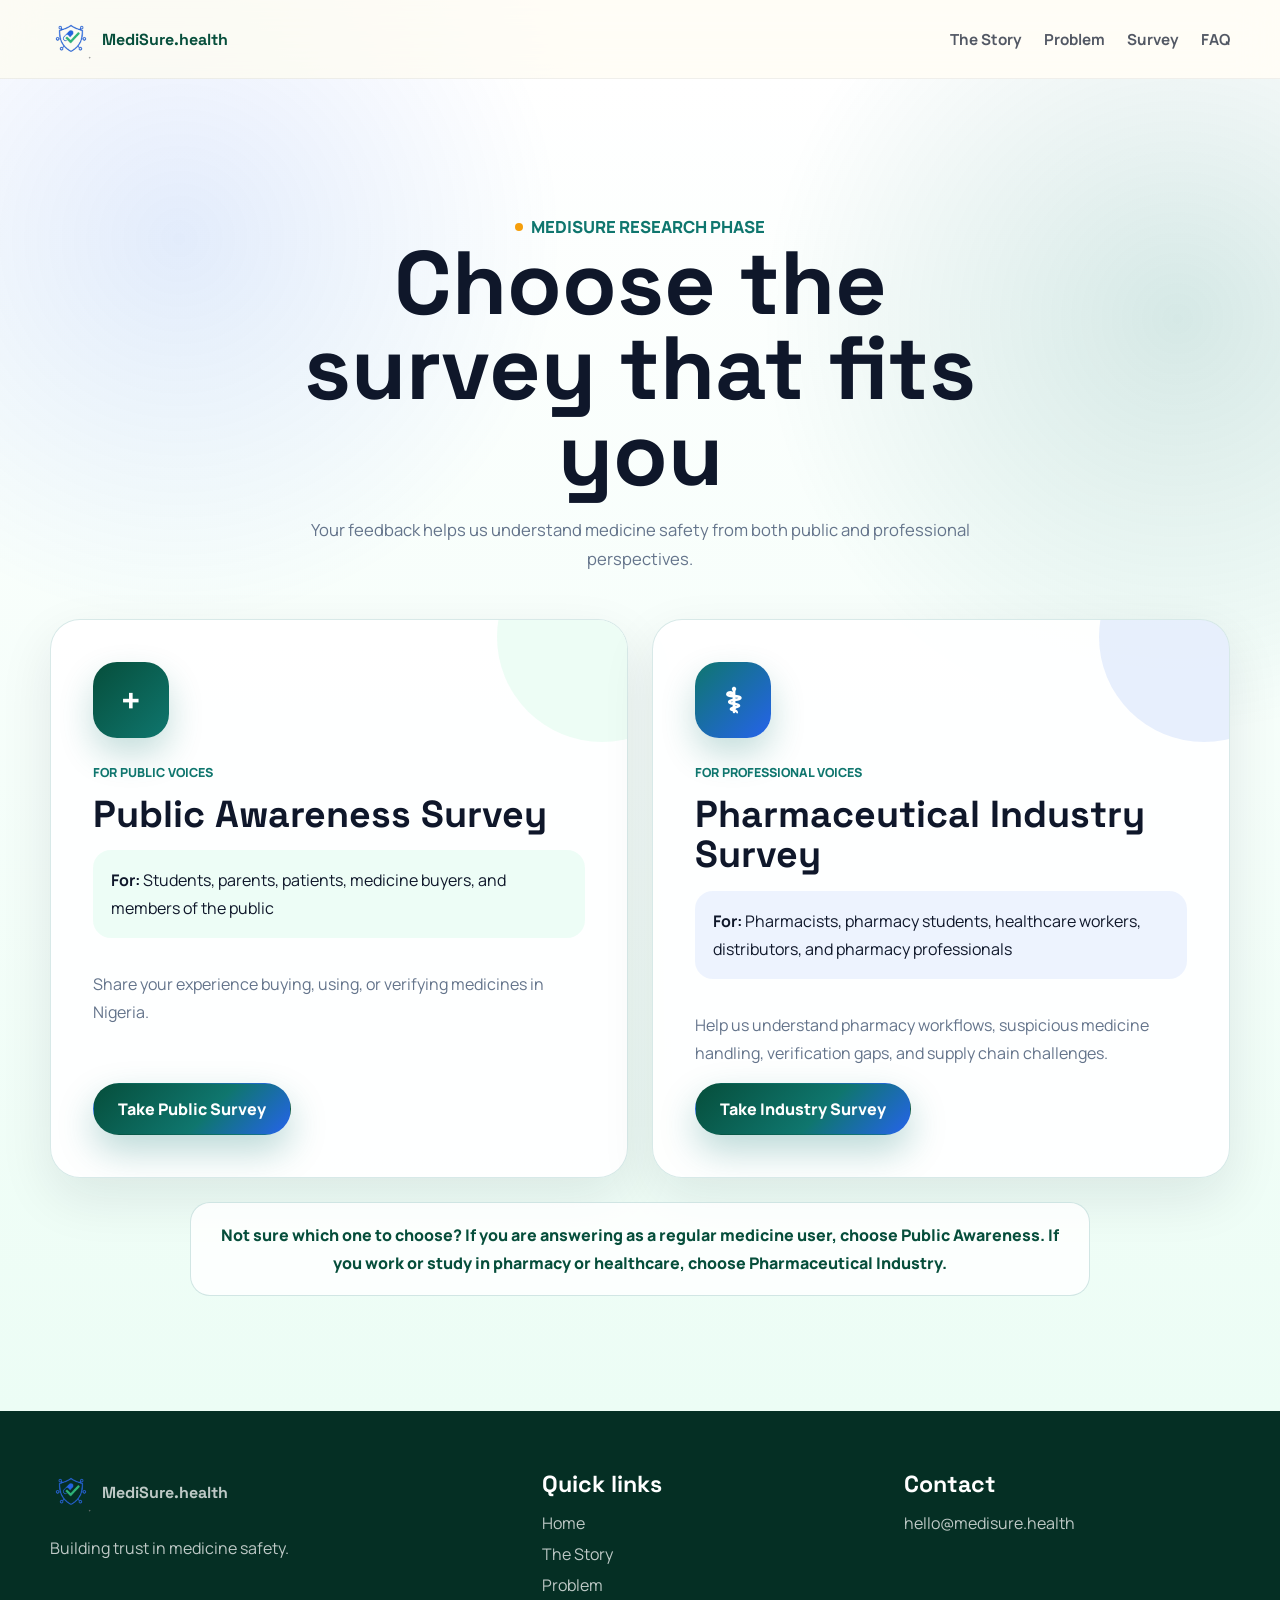
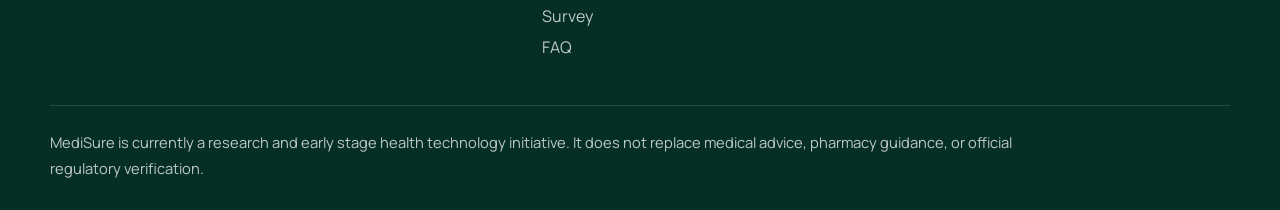
<file: surveys.html>
<!DOCTYPE html>
<html lang="en">
<head>
  <meta charset="UTF-8">
  <meta name="viewport" content="width=device-width, initial-scale=1.0">
  <meta name="description" content="Choose the MediSure survey that fits your public, pharmacy, or healthcare experience.">
  <meta name="theme-color" content="#064E3B">
  <title>MediSure.health | Choose Your Survey</title>
  <link rel="preconnect" href="https://fonts.googleapis.com">
  <link rel="preconnect" href="https://fonts.gstatic.com" crossorigin>
  <link href="https://fonts.googleapis.com/css2?family=Manrope:wght@400;500;600;700;800&family=Space+Grotesk:wght@500;600;700&display=swap" rel="stylesheet">
  <link rel="stylesheet" href="style.css">
  <link rel="icon" href="assets/images/logo.png" type="image/x-icon">
</head>
<body class="survey-page">
  <header class="site-header is-scrolled" id="siteHeader">
    <nav class="navbar" aria-label="Survey navigation">
      <a class="brand" href="index.html#home" aria-label="MediSure.health home">
        <img src="assets/images/logo.png" alt="MediSure.health logo">
        <span>MediSure.health</span>
      </a>
      <div class="nav-menu nav-menu--static">
        <a href="index.html#story">The Story</a>
        <a href="index.html#problem">Problem</a>
        <a href="index.html#surveys">Survey</a>
        <a href="index.html#faq">FAQ</a>
      </div>
    </nav>
  </header>

  <main>
    <section class="surveys section surveys--standalone" id="surveys" aria-labelledby="surveys-title">
      <div class="container">
        <div class="section-heading reveal">
          <p class="eyebrow">MediSure Research Phase</p>
          <h1 id="surveys-title">Choose the survey that fits you</h1>
          <p>Your feedback helps us understand medicine safety from both public and professional perspectives.</p>
        </div>
        <div class="survey-grid">
          <article class="survey-card survey-card--public reveal">
            <div class="survey-card__icon" aria-hidden="true">
              <span>+</span>
            </div>
            <p class="survey-card__label">For public voices</p>
            <h2>Public Awareness Survey</h2>
            <p class="survey-card__for"><strong>For:</strong> Students, parents, patients, medicine buyers, and members of the public</p>
            <p>Share your experience buying, using, or verifying medicines in Nigeria.</p>
            <a class="btn btn--primary public-survey-link" href="https://tally.so/r/xXvZYJ" target="_blank" rel="noopener noreferrer" aria-label="Take the MediSure Public Awareness Survey in a new tab">Take Public Survey</a>
          </article>

          <article class="survey-card survey-card--industry reveal">
            <div class="survey-card__icon" aria-hidden="true">
              <span>⚕</span>
            </div>
            <p class="survey-card__label">For professional voices</p>
            <h2>Pharmaceutical Industry Survey</h2>
            <p class="survey-card__for"><strong>For:</strong> Pharmacists, pharmacy students, healthcare workers, distributors, and pharmacy professionals</p>
            <p>Help us understand pharmacy workflows, suspicious medicine handling, verification gaps, and supply chain challenges.</p>
            <a class="btn btn--primary industry-survey-link" href="https://tally.so/r/xXvXKE" target="_blank" rel="noopener noreferrer" aria-label="Take the MediSure Pharmaceutical Industry Survey in a new tab">Take Industry Survey</a>
          </article>
        </div>
        <p class="survey-guidance reveal">Not sure which one to choose? If you are answering as a regular medicine user, choose Public Awareness. If you work or study in pharmacy or healthcare, choose Pharmaceutical Industry.</p>
      </div>
    </section>
  </main>

  <footer class="footer">
    <div class="container footer__grid">
      <div>
        <a class="brand brand--footer" href="index.html#home">
          <img src="assets/images/logo.png" alt="MediSure.health logo">
          <span>MediSure.health</span>
        </a>
        <p>Building trust in medicine safety.</p>
      </div>
      <div>
        <h3>Quick links</h3>
        <a href="index.html#home">Home</a>
        <a href="index.html#story">The Story</a>
        <a href="index.html#problem">Problem</a>
        <a href="index.html#surveys">Survey</a>
        <a href="index.html#faq">FAQ</a>
      </div>
      <div>
        <h3>Contact</h3>
        <a href="mailto:hello@medisure.health">hello@medisure.health</a>
      </div>
    </div>
    <div class="container footer__bottom">
      <p>MediSure is currently a research and early stage health technology initiative. It does not replace medical advice, pharmacy guidance, or official regulatory verification.</p>
    </div>
  </footer>

  <script src="script.js"></script>
</body>
</html>
</file>
<file: style.css>
:root {
  --green: #064E3B;
  --teal: #0F766E;
  --blue: #2563EB;
  --mint: #ECFDF5;
  --cream: #FFFDF7;
  --text: #0F172A;
  --gray: #64748B;
  --amber: #F59E0B;
  --red: #DC2626;
  --white: #FFFFFF;
  --line: rgba(15, 23, 42, 0.1);
  --shadow: 0 22px 60px rgba(15, 23, 42, 0.12);
  --shadow-soft: 0 14px 36px rgba(6, 78, 59, 0.1);
  --radius: 28px;
  --radius-md: 18px;
  --max: 1180px;
  --section: clamp(72px, 9vw, 124px);
  --ease: 220ms ease;
}

* {
  box-sizing: border-box;
}

html {
  scroll-behavior: smooth;
}

body {
  margin: 0;
  font-family: "Manrope", Arial, sans-serif;
  color: var(--text);
  background:
    radial-gradient(circle at 12% 8%, rgba(15, 118, 110, 0.11), transparent 28rem),
    linear-gradient(180deg, var(--cream), #f8fffc 38%, var(--white));
  overflow-x: hidden;
}

body.menu-open {
  overflow: hidden;
}

img {
  display: block;
  max-width: 100%;
}

a {
  color: inherit;
  text-decoration: none;
}

a:focus-visible,
button:focus-visible {
  outline: 3px solid rgba(37, 99, 235, 0.55);
  outline-offset: 4px;
}

p {
  color: var(--gray);
  line-height: 1.75;
}

h1,
h2,
h3 {
  margin: 0;
  font-family: "Space Grotesk", Arial, sans-serif;
  color: var(--text);
  letter-spacing: 0;
}

h1 {
  font-size: clamp(2.7rem, 7vw, 6.8rem);
  line-height: 0.95;
}

h2 {
  font-size: clamp(2rem, 4.3vw, 4.35rem);
  line-height: 1.04;
}

h3 {
  font-size: clamp(1.15rem, 2vw, 1.45rem);
  line-height: 1.18;
}

.container {
  width: min(calc(100% - 40px), var(--max));
  margin: 0 auto;
}

.section {
  position: relative;
  padding: var(--section) 0;
}

.preloader {
  position: fixed;
  inset: 0;
  z-index: 1000;
  display: grid;
  place-content: center;
  gap: 14px;
  text-align: center;
  color: var(--white);
  background: radial-gradient(circle at center, #0f766e, var(--green) 68%);
  transition: opacity 500ms ease, visibility 500ms ease;
}

.preloader.is-hidden {
  opacity: 0;
  visibility: hidden;
}

.preloader strong {
  font-family: "Space Grotesk", Arial, sans-serif;
  font-size: 1.7rem;
}

.preloader p {
  margin: 0;
  color: rgba(255, 255, 255, 0.78);
}

.preloader__mark {
  width: 74px;
  height: 74px;
  margin: 0 auto;
  display: grid;
  place-items: center;
  border: 1px solid rgba(255, 255, 255, 0.38);
  border-radius: 24px;
  animation: pulseShield 1.4s infinite;
}

.preloader__mark span,
.preloader__mark span::before {
  display: block;
  width: 34px;
  height: 10px;
  border-radius: 999px;
  background: var(--white);
  content: "";
}

.preloader__mark span::before {
  transform: rotate(90deg);
}

.announcement {
  min-height: 44px;
  display: flex;
  align-items: center;
  justify-content: center;
  gap: 10px;
  padding: 8px 20px;
  text-align: center;
  color: var(--white);
  background: var(--green);
}

.announcement p {
  margin: 0;
  color: var(--white);
  font-size: 0.92rem;
}

.announcement__dot {
  width: 9px;
  height: 9px;
  flex: 0 0 auto;
  border-radius: 50%;
  background: var(--amber);
  box-shadow: 0 0 0 0 rgba(245, 158, 11, 0.75);
  animation: ping 1.8s infinite;
}

.site-header {
  position: sticky;
  top: 0;
  z-index: 100;
  background: rgba(255, 253, 247, 0.78);
  backdrop-filter: blur(18px);
  border-bottom: 1px solid rgba(15, 23, 42, 0.06);
  transition: box-shadow var(--ease), background var(--ease);
}

.site-header.is-scrolled {
  background: rgba(255, 255, 255, 0.92);
  box-shadow: 0 12px 30px rgba(15, 23, 42, 0.08);
}

.navbar {
  width: min(calc(100% - 40px), var(--max));
  min-height: 78px;
  margin: 0 auto;
  display: flex;
  align-items: center;
  justify-content: space-between;
  gap: 20px;
}

.brand {
  display: inline-flex;
  align-items: center;
  gap: 10px;
  font-family: "Space Grotesk", Arial, sans-serif;
  font-weight: 700;
  color: var(--green);
}

.brand img {
  width: 42px;
  height: 42px;
  object-fit: contain;
}

.nav-menu {
  display: flex;
  align-items: center;
  gap: 22px;
  font-size: 0.95rem;
  font-weight: 700;
}

.nav-menu a:not(.btn) {
  color: rgba(15, 23, 42, 0.72);
  transition: color var(--ease);
}

.nav-menu a:not(.btn):hover,
.nav-menu a:not(.btn):focus {
  color: var(--teal);
}

.menu-toggle {
  display: none;
  width: 46px;
  height: 46px;
  padding: 0;
  border: 1px solid var(--line);
  border-radius: 14px;
  background: var(--white);
  cursor: pointer;
}

.menu-toggle span {
  display: block;
  width: 20px;
  height: 2px;
  margin: 5px auto;
  border-radius: 999px;
  background: var(--green);
  transition: transform var(--ease), opacity var(--ease);
}

.menu-toggle.is-open span:nth-child(1) {
  transform: translateY(7px) rotate(45deg);
}

.menu-toggle.is-open span:nth-child(2) {
  opacity: 0;
}

.menu-toggle.is-open span:nth-child(3) {
  transform: translateY(-7px) rotate(-45deg);
}

.btn {
  position: relative;
  isolation: isolate;
  display: inline-flex;
  align-items: center;
  justify-content: center;
  min-height: 52px;
  padding: 0 24px;
  overflow: hidden;
  border-radius: 999px;
  border: 1px solid transparent;
  font-weight: 800;
  transition: transform var(--ease), box-shadow var(--ease), border-color var(--ease);
}

.btn::after {
  position: absolute;
  inset: 0 auto 0 -80%;
  z-index: -1;
  width: 48%;
  content: "";
  background: linear-gradient(90deg, transparent, rgba(255, 255, 255, 0.38), transparent);
  transform: skewX(-18deg);
  transition: left 600ms ease;
}

.btn:hover {
  transform: translateY(-2px);
}

.btn:hover::after {
  left: 120%;
}

.btn--primary {
  color: var(--white);
  background: linear-gradient(135deg, var(--green), var(--teal) 58%, var(--blue));
  box-shadow: 0 16px 36px rgba(15, 118, 110, 0.28);
}

.btn--secondary {
  color: var(--green);
  background: rgba(255, 255, 255, 0.82);
  border-color: rgba(15, 118, 110, 0.18);
}

.btn--small {
  min-height: 42px;
  padding: 0 18px;
}

.btn--glow {
  animation: glowPulse 2.6s infinite;
}

.eyebrow {
  display: inline-flex;
  align-items: center;
  gap: 8px;
  margin: 0 0 16px;
  color: var(--teal);
  font-weight: 800;
  text-transform: uppercase;
  font-size: 0.78rem;
}

.eyebrow::before {
  width: 8px;
  height: 8px;
  border-radius: 50%;
  background: var(--amber);
  content: "";
}

.hero {
  min-height: calc(100vh - 122px);
  display: flex;
  align-items: center;
  overflow: hidden;
}

.hero__grid {
  display: grid;
  grid-template-columns: minmax(0, 1.04fr) minmax(360px, 0.96fr);
  align-items: center;
  gap: clamp(34px, 6vw, 78px);
}

.hero__lead {
  max-width: 680px;
  margin: 24px 0 0;
  font-size: clamp(1.02rem, 1.7vw, 1.2rem);
}

.hero__actions {
  display: flex;
  flex-wrap: wrap;
  gap: 14px;
  margin-top: 34px;
}

.scroll-cue {
  display: inline-flex;
  align-items: center;
  gap: 10px;
  margin-top: 46px;
  color: var(--gray);
  font-size: 0.92rem;
  font-weight: 800;
}

.scroll-cue span {
  width: 24px;
  height: 38px;
  border: 2px solid rgba(6, 78, 59, 0.25);
  border-radius: 999px;
  position: relative;
}

.scroll-cue span::after {
  position: absolute;
  top: 8px;
  left: 50%;
  width: 5px;
  height: 5px;
  border-radius: 50%;
  background: var(--teal);
  content: "";
  transform: translateX(-50%);
  animation: scrollDot 1.6s infinite;
}

.hero__visual {
  position: relative;
  animation: imageFloat 6s ease-in-out infinite;
}

.hero__visual img {
  width: 100%;
  aspect-ratio: 4 / 5;
  object-fit: cover;
  border-radius: 36px;
  box-shadow: var(--shadow);
}

.hero__visual::before {
  position: absolute;
  inset: 11% -7% -7% 18%;
  z-index: -1;
  border-radius: 36px;
  background: linear-gradient(135deg, rgba(15, 118, 110, 0.2), rgba(37, 99, 235, 0.18));
  content: "";
}

.float-card {
  position: absolute;
  max-width: 190px;
  padding: 12px 16px;
  border: 1px solid rgba(255, 255, 255, 0.72);
  border-radius: 18px;
  background: rgba(255, 255, 255, 0.86);
  box-shadow: var(--shadow-soft);
  backdrop-filter: blur(14px);
  color: var(--green);
  font-size: 0.88rem;
  font-weight: 800;
  animation: miniFloat 5s ease-in-out infinite;
}

.float-card--one { top: 9%; left: -7%; }
.float-card--two { top: 30%; right: -10%; animation-delay: 700ms; }
.float-card--three { bottom: 21%; left: -8%; animation-delay: 1200ms; }
.float-card--four { right: 5%; bottom: -3%; animation-delay: 1700ms; }

.shape {
  position: absolute;
  pointer-events: none;
  border-radius: 999px;
  filter: blur(2px);
  opacity: 0.55;
}

.shape--one {
  width: 230px;
  height: 230px;
  top: 7%;
  right: 3%;
  background: rgba(236, 253, 245, 0.8);
}

.shape--two {
  width: 160px;
  height: 160px;
  left: 4%;
  bottom: 6%;
  border: 28px solid rgba(245, 158, 11, 0.13);
}

.section-heading {
  max-width: 760px;
  margin: 0 auto 46px;
  text-align: center;
}

.section-heading--wide {
  max-width: 980px;
}

.section-heading p {
  margin: 18px auto 0;
  font-size: 1.04rem;
}

.story-grid,
.problem-grid,
.respond-grid,
.public-grid,
.stats-grid {
  display: grid;
  gap: 22px;
}

.story-grid {
  grid-template-columns: repeat(4, 1fr);
}

.story-card,
.problem-card,
.voice-card,
.mini-card,
.feature-card,
.stat-card {
  border: 1px solid var(--line);
  background: rgba(255, 255, 255, 0.78);
  box-shadow: 0 10px 28px rgba(15, 23, 42, 0.06);
  transition: transform var(--ease), box-shadow var(--ease), border-color var(--ease), background var(--ease);
}

.story-card {
  min-height: 100%;
  padding: 16px;
  border-radius: var(--radius);
}

.story-card:hover,
.problem-card:hover,
.voice-card:hover,
.mini-card:hover,
.feature-card:hover {
  transform: translateY(-8px);
  border-color: rgba(15, 118, 110, 0.28);
  box-shadow: 0 22px 52px rgba(15, 118, 110, 0.14);
}

.story-card img {
  width: 100%;
  aspect-ratio: 1 / 0.78;
  object-fit: cover;
  border-radius: 20px;
  margin-bottom: 18px;
}

.story-card span {
  color: var(--amber);
  font-weight: 900;
}

.story-card h3 {
  margin-top: 8px;
}

.story-card p {
  margin-bottom: 0;
  font-size: 0.95rem;
}

.problem {
  background: linear-gradient(180deg, rgba(236, 253, 245, 0.72), rgba(255, 255, 255, 0.64));
}

.problem-grid {
  grid-template-columns: repeat(4, 1fr);
}

.problem-card,
.mini-card,
.stat-card {
  padding: 28px;
  border-radius: var(--radius);
}

.icon {
  width: 48px;
  height: 48px;
  display: grid;
  place-items: center;
  margin-bottom: 22px;
  border-radius: 16px;
  color: var(--white);
  background: var(--green);
  font-weight: 900;
  transition: background var(--ease), transform var(--ease);
}

.problem-card:hover .icon {
  background: var(--blue);
  transform: rotate(-5deg) scale(1.06);
}

.split {
  display: grid;
  grid-template-columns: 0.92fr 1.08fr;
  gap: clamp(30px, 6vw, 82px);
  align-items: center;
}

.split__image {
  position: relative;
}

.split__image::after {
  position: absolute;
  inset: -18px 22px 22px -18px;
  z-index: -1;
  border-radius: 34px;
  background: var(--mint);
  content: "";
}

.split__image img {
  width: 100%;
  aspect-ratio: 4 / 4.6;
  object-fit: cover;
  border-radius: 32px;
  box-shadow: var(--shadow);
}

.split__content p {
  font-size: 1.04rem;
}

.check-list,
.voice-card ul {
  display: grid;
  grid-template-columns: repeat(2, minmax(0, 1fr));
  gap: 12px;
  padding: 0;
  margin: 28px 0;
  list-style: none;
}

.check-list li,
.voice-card li {
  position: relative;
  padding-left: 28px;
  color: var(--text);
  font-weight: 700;
}

.check-list li::before,
.voice-card li::before {
  position: absolute;
  top: 2px;
  left: 0;
  width: 18px;
  height: 18px;
  display: grid;
  place-items: center;
  border-radius: 50%;
  color: var(--white);
  background: var(--teal);
  content: "✓";
  font-size: 0.72rem;
}

.journey {
  overflow: hidden;
}

.timeline {
  position: relative;
  display: grid;
  grid-template-columns: repeat(5, 1fr);
  gap: 20px;
  padding-top: 70px;
}

.timeline__line {
  position: absolute;
  top: 32px;
  left: 8%;
  right: 8%;
  height: 4px;
  overflow: hidden;
  border-radius: 999px;
  background: rgba(15, 118, 110, 0.12);
}

.timeline__line span {
  display: block;
  width: 0%;
  height: 100%;
  border-radius: inherit;
  background: linear-gradient(90deg, var(--teal), var(--blue));
}

.timeline-item {
  position: relative;
  padding: 28px 22px;
  border-radius: 24px;
  background: var(--white);
  border: 1px solid var(--line);
  box-shadow: var(--shadow-soft);
}

.timeline-item span {
  position: absolute;
  top: -55px;
  left: 50%;
  width: 46px;
  height: 46px;
  display: grid;
  place-items: center;
  border-radius: 50%;
  color: var(--white);
  background: var(--green);
  box-shadow: 0 0 0 10px var(--mint);
  font-weight: 900;
  transform: translateX(-50%);
}

.respond-grid {
  grid-template-columns: repeat(2, 1fr);
}

.voice-card {
  padding: 34px;
  border-radius: var(--radius);
}

.voice-card ul {
  margin-bottom: 0;
}

.center-cta {
  max-width: 720px;
  margin: 34px auto 0;
  padding: 30px;
  text-align: center;
  border: 1px solid rgba(15, 118, 110, 0.18);
  border-radius: var(--radius);
  background: linear-gradient(135deg, rgba(236, 253, 245, 0.9), rgba(255, 255, 255, 0.9));
}

.center-cta p {
  margin-top: 0;
  color: var(--green);
  font-weight: 900;
}

.surveys {
  overflow: hidden;
  background:
    radial-gradient(circle at 14% 12%, rgba(37, 99, 235, 0.12), transparent 24rem),
    radial-gradient(circle at 92% 18%, rgba(15, 118, 110, 0.16), transparent 26rem),
    linear-gradient(180deg, #ffffff, var(--mint));
}

.survey-grid {
  display: grid;
  grid-template-columns: repeat(2, minmax(0, 1fr));
  gap: 24px;
}

.survey-card {
  position: relative;
  min-height: 100%;
  display: flex;
  flex-direction: column;
  align-items: flex-start;
  padding: clamp(26px, 4vw, 42px);
  overflow: hidden;
  border: 1px solid rgba(15, 118, 110, 0.16);
  border-radius: 30px;
  background: rgba(255, 255, 255, 0.9);
  box-shadow: 0 20px 54px rgba(15, 23, 42, 0.09);
  transition: transform var(--ease), box-shadow var(--ease), border-color var(--ease);
}

.survey-card::before {
  position: absolute;
  width: 210px;
  height: 210px;
  right: -80px;
  top: -88px;
  border-radius: 50%;
  background: rgba(236, 253, 245, 0.92);
  content: "";
  transition: transform var(--ease), background var(--ease);
}

.survey-card--industry::before {
  background: rgba(37, 99, 235, 0.1);
}

.survey-card:hover {
  transform: translateY(-9px);
  border-color: rgba(37, 99, 235, 0.26);
  box-shadow: 0 28px 70px rgba(6, 78, 59, 0.15);
}

.survey-card:hover::before {
  transform: scale(1.16);
}

.survey-card__icon {
  position: relative;
  z-index: 1;
  width: 76px;
  height: 76px;
  display: grid;
  place-items: center;
  margin-bottom: 24px;
  border-radius: 24px;
  color: var(--white);
  background: linear-gradient(135deg, var(--green), var(--teal));
  box-shadow: 0 16px 34px rgba(15, 118, 110, 0.24);
}

.survey-card--industry .survey-card__icon {
  background: linear-gradient(135deg, var(--teal), var(--blue));
}

.survey-card__icon span {
  font-size: 2.15rem;
  font-weight: 900;
  line-height: 1;
}

.survey-card__label {
  margin: 0 0 10px;
  color: var(--teal);
  font-size: 0.78rem;
  font-weight: 900;
  text-transform: uppercase;
}

.survey-card h2,
.survey-card h3 {
  font-size: clamp(1.6rem, 3vw, 2.35rem);
}

.survey-card h2 {
  line-height: 1.08;
}

.survey-card p {
  position: relative;
  z-index: 1;
}

.survey-card__for {
  padding: 16px 18px;
  border-radius: 18px;
  color: var(--text);
  background: rgba(236, 253, 245, 0.9);
}

.survey-card--industry .survey-card__for {
  background: rgba(37, 99, 235, 0.08);
}

.survey-card .btn {
  margin-top: auto;
}

.survey-guidance {
  max-width: 900px;
  margin: 24px auto 0;
  padding: 18px 22px;
  border: 1px solid rgba(15, 118, 110, 0.18);
  border-radius: 20px;
  text-align: center;
  color: var(--green);
  background: rgba(255, 255, 255, 0.82);
  font-weight: 800;
}

.surveys--standalone {
  min-height: 72vh;
  display: flex;
  align-items: center;
}

.public-first {
  background: var(--cream);
}

.public-grid {
  grid-template-columns: repeat(3, 1fr);
}

.note-box {
  margin-top: 24px;
  padding: 24px;
  border-left: 5px solid var(--amber);
  border-radius: 18px;
  color: #4a3410;
  background: rgba(245, 158, 11, 0.12);
  line-height: 1.7;
}

.feature-grid {
  display: grid;
  grid-template-columns: repeat(5, 1fr);
  gap: 18px;
}

.feature-card {
  min-height: 150px;
  display: flex;
  flex-direction: column;
  justify-content: space-between;
  padding: 22px;
  border-radius: 24px;
}

.feature-card span {
  align-self: flex-start;
  padding: 5px 10px;
  border-radius: 999px;
  color: var(--blue);
  background: rgba(37, 99, 235, 0.1);
  font-size: 0.72rem;
  font-weight: 900;
  text-transform: uppercase;
}

.stats {
  background:
    linear-gradient(135deg, rgba(6, 78, 59, 0.95), rgba(15, 118, 110, 0.92)),
    url("https://images.unsplash.com/photo-1538108149393-fbbd81895907?auto=format&fit=crop&w=1600&q=80") center/cover fixed;
}

.stats .eyebrow,
.stats h2,
.stats p {
  color: var(--white);
}

.stats-grid {
  grid-template-columns: repeat(4, 1fr);
}

.stat-card {
  text-align: center;
  background: rgba(255, 255, 255, 0.12);
  border-color: rgba(255, 255, 255, 0.18);
  backdrop-filter: blur(16px);
}

.stat-card strong {
  display: block;
  color: var(--white);
  font-family: "Space Grotesk", Arial, sans-serif;
  font-size: clamp(2.4rem, 5vw, 4.4rem);
}

.stat-card p {
  margin-bottom: 0;
}

.main-cta {
  background:
    radial-gradient(circle at 80% 0%, rgba(37, 99, 235, 0.16), transparent 32rem),
    var(--mint);
}

.cta-panel {
  max-width: 920px;
  padding: clamp(34px, 6vw, 72px);
  text-align: center;
  border: 1px solid rgba(15, 118, 110, 0.16);
  border-radius: 36px;
  background: rgba(255, 255, 255, 0.78);
  box-shadow: var(--shadow);
}

.cta-panel img {
  width: 64px;
  height: 64px;
  margin: 0 auto 20px;
  object-fit: contain;
}

.cta-panel p {
  max-width: 700px;
  margin: 20px auto 30px;
  font-size: 1.08rem;
}

.cta-panel small {
  display: block;
  margin-top: 18px;
  color: var(--gray);
  font-weight: 700;
}

.accordion {
  max-width: 920px;
  margin: 0 auto;
}

.faq-item {
  margin-bottom: 14px;
  overflow: hidden;
  border: 1px solid var(--line);
  border-radius: 18px;
  background: var(--white);
}

.faq-item button {
  width: 100%;
  display: flex;
  align-items: center;
  justify-content: space-between;
  gap: 20px;
  padding: 22px 24px;
  border: 0;
  text-align: left;
  color: var(--text);
  background: transparent;
  cursor: pointer;
  font: 800 1rem "Manrope", Arial, sans-serif;
}

.faq-item button::after {
  width: 32px;
  height: 32px;
  flex: 0 0 auto;
  display: grid;
  place-items: center;
  border-radius: 50%;
  color: var(--green);
  background: var(--mint);
  content: "+";
  font-size: 1.4rem;
  line-height: 1;
}

.faq-item button[aria-expanded="true"]::after {
  content: "−";
}

.faq-panel {
  max-height: 0;
  overflow: hidden;
  transition: max-height 260ms ease;
}

.faq-panel p {
  margin: 0;
  padding: 0 24px 24px;
}

.footer {
  padding: 60px 0 28px;
  color: rgba(255, 255, 255, 0.8);
  background: #052f24;
}

.footer__grid {
  display: grid;
  grid-template-columns: 1.4fr 1fr 1fr;
  gap: 36px;
}

.footer p,
.footer a {
  color: rgba(255, 255, 255, 0.74);
}

.footer a:hover {
  color: var(--white);
}

.footer h3 {
  margin-bottom: 14px;
  color: var(--white);
}

.footer__grid > div:not(:first-child) a {
  display: block;
  margin: 9px 0;
}

.brand--footer {
  color: var(--white);
}

.socials {
  display: flex;
  flex-wrap: wrap;
  gap: 14px;
  margin-top: 18px;
}

.footer__bottom {
  margin-top: 38px;
  padding-top: 24px;
  border-top: 1px solid rgba(255, 255, 255, 0.12);
}

.footer__bottom p {
  max-width: 980px;
  margin: 0;
  font-size: 0.92rem;
}

.reveal {
  opacity: 0;
  transform: translateY(28px);
  transition: opacity 700ms ease, transform 700ms ease;
}

.reveal.is-visible {
  opacity: 1;
  transform: translateY(0);
}

.story-card:nth-child(2),
.problem-card:nth-child(2),
.timeline-item:nth-of-type(2) { transition-delay: 90ms; }
.story-card:nth-child(3),
.problem-card:nth-child(3),
.timeline-item:nth-of-type(3) { transition-delay: 170ms; }
.story-card:nth-child(4),
.problem-card:nth-child(4),
.timeline-item:nth-of-type(4) { transition-delay: 250ms; }
.timeline-item:nth-of-type(5) { transition-delay: 330ms; }

@keyframes pulseShield {
  0%, 100% { transform: scale(1); box-shadow: 0 0 0 0 rgba(255, 255, 255, 0.24); }
  50% { transform: scale(1.05); box-shadow: 0 0 0 18px rgba(255, 255, 255, 0); }
}

@keyframes ping {
  70%, 100% { box-shadow: 0 0 0 12px rgba(245, 158, 11, 0); }
}

@keyframes imageFloat {
  0%, 100% { transform: translateY(0); }
  50% { transform: translateY(-14px); }
}

@keyframes miniFloat {
  0%, 100% { transform: translateY(0) rotate(0deg); }
  50% { transform: translateY(-12px) rotate(1.5deg); }
}

@keyframes scrollDot {
  0% { opacity: 0; transform: translate(-50%, 0); }
  45% { opacity: 1; }
  100% { opacity: 0; transform: translate(-50%, 14px); }
}

@keyframes glowPulse {
  0%, 100% { box-shadow: 0 16px 36px rgba(15, 118, 110, 0.28); }
  50% { box-shadow: 0 20px 56px rgba(37, 99, 235, 0.34); }
}

@media (max-width: 1024px) {
  .hero__grid,
  .split {
    grid-template-columns: 1fr;
  }

  .hero {
    min-height: auto;
  }

  .hero__visual {
    max-width: 620px;
    margin: 0 auto;
  }

  .story-grid,
  .problem-grid,
  .feature-grid {
    grid-template-columns: repeat(2, 1fr);
  }

  .timeline {
    grid-template-columns: 1fr;
    max-width: 760px;
    margin: 0 auto;
    padding: 0 0 0 56px;
  }

  .timeline__line {
    top: 0;
    right: auto;
    bottom: 0;
    left: 22px;
    width: 4px;
    height: 100%;
  }

  .timeline__line span {
    width: 100%;
    height: 0%;
  }

  .timeline-item span {
    top: 24px;
    left: -34px;
    transform: none;
  }

  .stats {
    background-attachment: scroll;
  }
}

@media (max-width: 768px) {
  .container,
  .navbar {
    width: min(calc(100% - 28px), var(--max));
  }

  .navbar {
    min-height: 70px;
  }

  .menu-toggle {
    display: block;
  }

  .nav-menu {
    position: fixed;
    top: var(--mobile-menu-top, 84px);
    left: 14px;
    right: 14px;
    display: grid;
    gap: 4px;
    padding: 18px;
    border: 1px solid var(--line);
    border-radius: 24px;
    background: rgba(255, 255, 255, 0.96);
    box-shadow: var(--shadow);
    transform: translateY(-18px);
    opacity: 0;
    visibility: hidden;
    transition: opacity var(--ease), transform var(--ease), visibility var(--ease);
  }

  .nav-menu.is-open {
    opacity: 1;
    visibility: visible;
    transform: translateY(0);
  }

  .nav-menu--static {
    position: static;
    display: flex;
    flex-wrap: wrap;
    justify-content: flex-end;
    width: auto;
    padding: 0;
    border: 0;
    border-radius: 0;
    background: transparent;
    box-shadow: none;
    opacity: 1;
    visibility: visible;
    transform: none;
  }

  .nav-menu a {
    padding: 12px 10px;
  }

  .nav-menu .btn {
    width: 100%;
    margin-top: 6px;
  }

  .hero__actions,
  .center-cta .btn,
  .split__content .btn,
  .cta-panel .btn {
    width: 100%;
  }

  .hero__actions .btn {
    width: 100%;
  }

  .float-card {
    position: static;
    display: inline-flex;
    margin: 10px 6px 0 0;
    animation: none;
  }

  .hero__visual {
    display: block;
  }

  .hero__visual::before {
    inset: 12% -2% -4% 10%;
  }

  .respond-grid,
  .survey-grid,
  .public-grid,
  .stats-grid,
  .footer__grid {
    grid-template-columns: 1fr;
  }

  .check-list,
  .voice-card ul {
    grid-template-columns: 1fr;
  }

  .section-heading {
    text-align: left;
  }

  .section-heading .eyebrow {
    justify-content: flex-start;
  }

  .story-grid,
  .problem-grid,
  .feature-grid {
    grid-template-columns: 1fr;
  }
}

@media (max-width: 480px) {
  h1 {
    font-size: 2.55rem;
  }

  .announcement {
    align-items: flex-start;
    text-align: left;
  }

  .brand span {
    font-size: 0.96rem;
  }

  .brand img {
    width: 36px;
    height: 36px;
  }

  .hero__visual img,
  .split__image img,
  .cta-panel {
    border-radius: 24px;
  }

  .story-card,
  .problem-card,
  .voice-card,
  .survey-card,
  .mini-card,
  .stat-card,
  .center-cta {
    padding: 22px;
  }

  .timeline {
    padding-left: 44px;
  }

  .timeline-item {
    padding: 24px 18px;
  }

  .timeline-item span {
    left: -28px;
    width: 38px;
    height: 38px;
  }
}

@media (prefers-reduced-motion: reduce) {
  *,
  *::before,
  *::after {
    scroll-behavior: auto !important;
    animation-duration: 0.01ms !important;
    animation-iteration-count: 1 !important;
    transition-duration: 0.01ms !important;
  }

  .reveal {
    opacity: 1;
    transform: none;
  }
}
</file>
